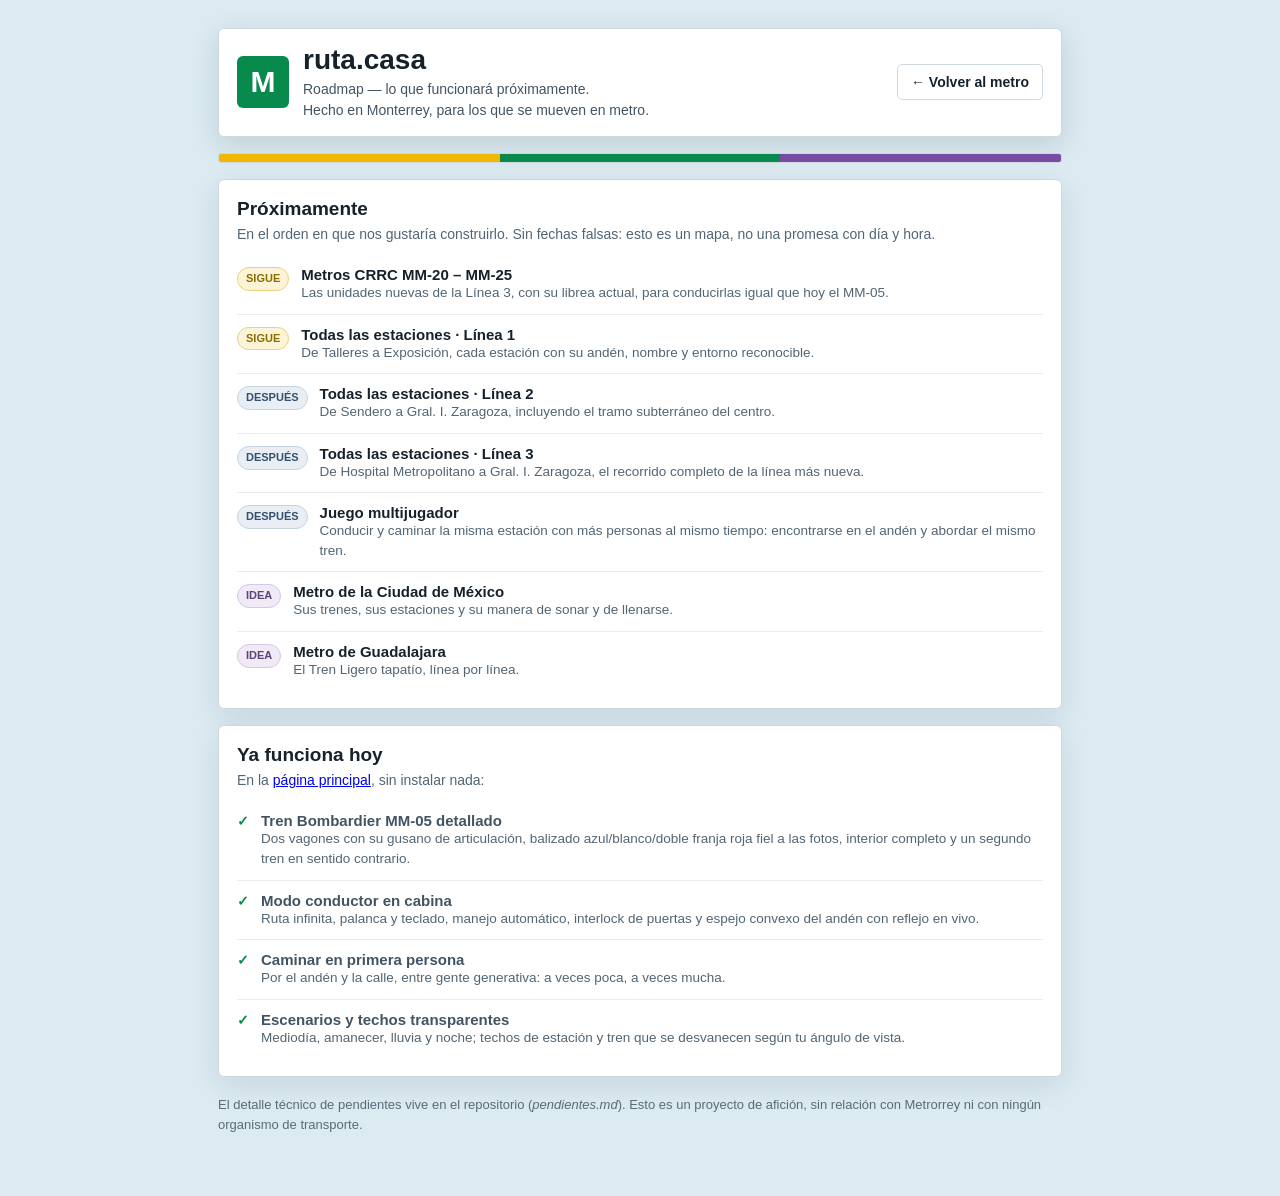
<file: ruta/index.html>
<!doctype html>
<html lang="es">
<head>
<meta charset="utf-8">
<meta name="viewport" content="width=device-width, initial-scale=1">
<title>ruta.casa — Roadmap · Lo que viene</title>
<meta name="description" content="Roadmap de ruta.casa: lo que funcionará próximamente en el modelo 3D del Metrorrey y más metros de México.">
<link rel="icon" href="data:,">
<style>
  :root{--ink:#16212b;--paper:#fff;--line:#cfd8de;--green:#078a4c;--yellow:#f2b705;--dark:#22303c;--blue:#1e4fa3;--red:#dd2c20}
  *{box-sizing:border-box}
  body{margin:0;font-family:Avenir Next,Avenir,Helvetica Neue,Helvetica,sans-serif;color:var(--ink);background:#dcebf2}
  main{max-width:880px;margin:0 auto;padding:28px 18px 60px}
  header{display:flex;gap:14px;align-items:center;background:var(--paper);border:1px solid var(--line);border-radius:6px;padding:16px 18px;box-shadow:0 8px 28px rgba(22,33,43,.14)}
  .mark{display:grid;place-items:center;width:52px;height:52px;flex:0 0 52px;border-radius:6px;background:var(--green);color:#fff;font-weight:800;font-size:30px}
  h1{margin:0;font-size:28px;line-height:1.05}
  header p{margin:5px 0 0;color:#425463;font-size:14px;line-height:1.45}
  .back{margin-left:auto;flex:0 0 auto;font-weight:700;font-size:14px;color:var(--ink);text-decoration:none;border:1px solid var(--line);border-radius:5px;padding:9px 13px;background:#fff}
  .back:hover{border-color:var(--green)}
  .strip{display:flex;height:10px;border-radius:3px;overflow:hidden;margin:16px 0 4px;border:1px solid var(--line)}
  .strip i{flex:1}
  section{background:var(--paper);border:1px solid var(--line);border-radius:6px;padding:18px;margin-top:16px;box-shadow:0 8px 28px rgba(22,33,43,.10)}
  h2{margin:0 0 4px;font-size:19px}
  section>p{margin:4px 0 10px;color:#526574;font-size:14px;line-height:1.5}
  ul{list-style:none;margin:0;padding:0}
  li{display:flex;gap:12px;align-items:flex-start;padding:11px 0;border-top:1px solid #e6ecef}
  li:first-child{border-top:none}
  .tag{flex:0 0 auto;font-size:11px;font-weight:800;padding:3px 8px;border-radius:20px;margin-top:1px}
  .soon{background:#fdf3d7;color:#8a6d00;border:1px solid #ecd27a}
  .later{background:#e8eef4;color:#33506e;border:1px solid #c4d4e4}
  .idea{background:#f0eaf6;color:#5a4378;border:1px solid #d5c6ea}
  li b{display:block;font-size:15px}
  li span{color:#526574;font-size:13.5px;line-height:1.45}
  .done{color:#425463}
  .done b{text-decoration:none}
  .check{color:var(--green);font-weight:800}
  footer{margin-top:18px;color:#5a6b78;font-size:13px;line-height:1.55}
  footer a{color:var(--blue)}
  @media(max-width:640px){header{flex-wrap:wrap}.back{margin-left:0}}
</style>
</head>
<body>
<main>
  <header>
    <div class="mark" aria-hidden="true">M</div>
    <div>
      <h1>ruta.casa</h1>
      <p>Roadmap — lo que funcionará próximamente.<br>Hecho en Monterrey, para los que se mueven en metro.</p>
    </div>
    <a class="back" href="../index.html">← Volver al metro</a>
  </header>

  <div class="strip" aria-hidden="true">
    <i style="background:var(--yellow)"></i><i style="background:var(--green)"></i><i style="background:#7a4ba3"></i>
  </div>

  <section>
    <h2>Próximamente</h2>
    <p>En el orden en que nos gustaría construirlo. Sin fechas falsas: esto es un mapa, no una promesa con día y hora.</p>
    <ul>
      <li><span class="tag soon">SIGUE</span><div><b>Metros CRRC MM-20 – MM-25</b><span>Las unidades nuevas de la Línea 3, con su librea actual, para conducirlas igual que hoy el MM-05.</span></div></li>
      <li><span class="tag soon">SIGUE</span><div><b>Todas las estaciones · Línea 1</b><span>De Talleres a Exposición, cada estación con su andén, nombre y entorno reconocible.</span></div></li>
      <li><span class="tag later">DESPUÉS</span><div><b>Todas las estaciones · Línea 2</b><span>De Sendero a Gral. I. Zaragoza, incluyendo el tramo subterráneo del centro.</span></div></li>
      <li><span class="tag later">DESPUÉS</span><div><b>Todas las estaciones · Línea 3</b><span>De Hospital Metropolitano a Gral. I. Zaragoza, el recorrido completo de la línea más nueva.</span></div></li>
      <li><span class="tag later">DESPUÉS</span><div><b>Juego multijugador</b><span>Conducir y caminar la misma estación con más personas al mismo tiempo: encontrarse en el andén y abordar el mismo tren.</span></div></li>
      <li><span class="tag idea">IDEA</span><div><b>Metro de la Ciudad de México</b><span>Sus trenes, sus estaciones y su manera de sonar y de llenarse.</span></div></li>
      <li><span class="tag idea">IDEA</span><div><b>Metro de Guadalajara</b><span>El Tren Ligero tapatío, línea por línea.</span></div></li>
    </ul>
  </section>

  <section>
    <h2>Ya funciona hoy</h2>
    <p>En la <a href="../index.html">página principal</a>, sin instalar nada:</p>
    <ul class="done">
      <li><span class="check">✓</span><div><b>Tren Bombardier MM-05 detallado</b><span>Dos vagones con su gusano de articulación, balizado azul/blanco/doble franja roja fiel a las fotos, interior completo y un segundo tren en sentido contrario.</span></div></li>
      <li><span class="check">✓</span><div><b>Modo conductor en cabina</b><span>Ruta infinita, palanca y teclado, manejo automático, interlock de puertas y espejo convexo del andén con reflejo en vivo.</span></div></li>
      <li><span class="check">✓</span><div><b>Caminar en primera persona</b><span>Por el andén y la calle, entre gente generativa: a veces poca, a veces mucha.</span></div></li>
      <li><span class="check">✓</span><div><b>Escenarios y techos transparentes</b><span>Mediodía, amanecer, lluvia y noche; techos de estación y tren que se desvanecen según tu ángulo de vista.</span></div></li>
    </ul>
  </section>

  <footer>
    El detalle técnico de pendientes vive en el repositorio (<em>pendientes.md</em>).
    Esto es un proyecto de afición, sin relación con Metrorrey ni con ningún organismo de transporte.
  </footer>
</main>
</body>
</html>
</file>
